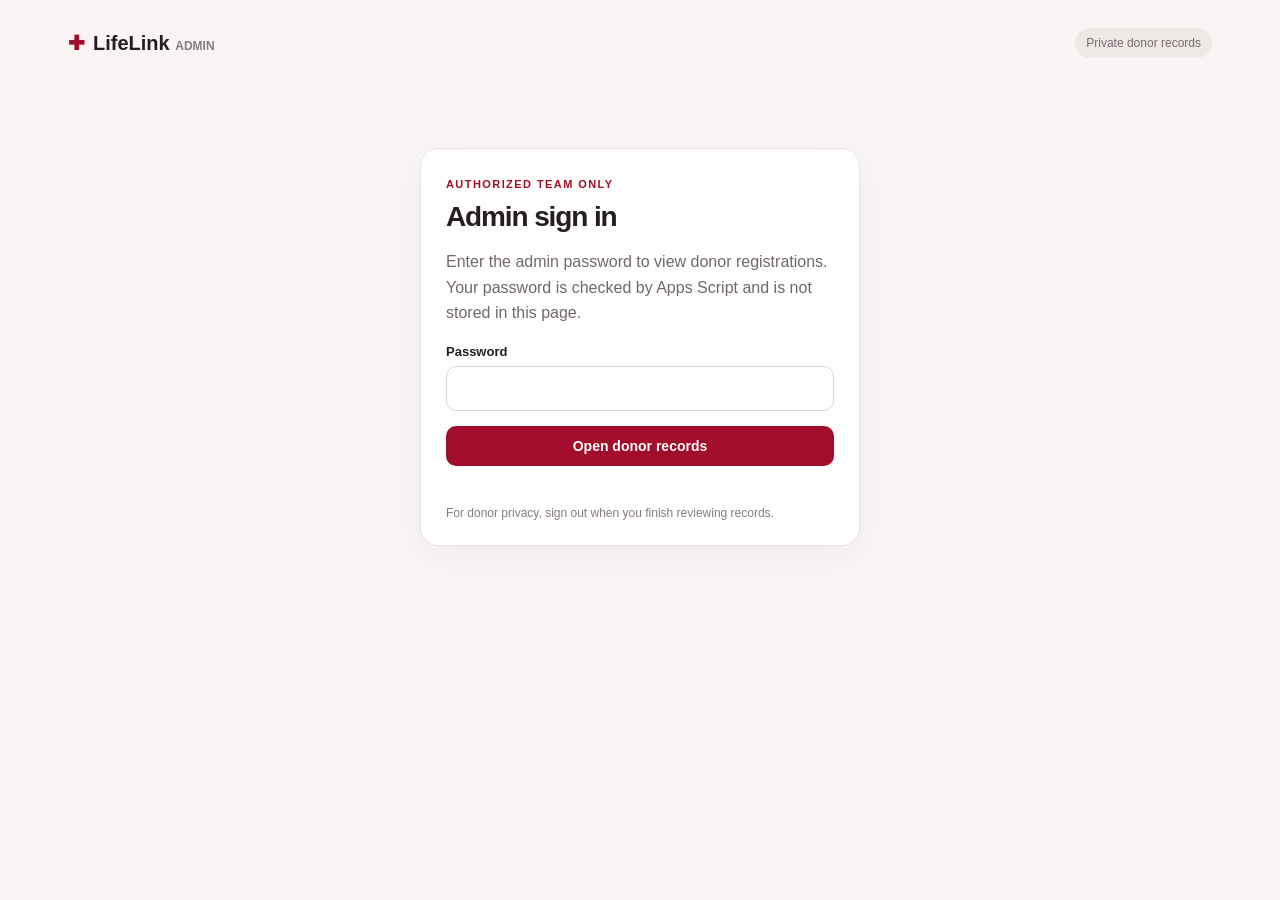
<file: google-apps-script/Admin.html>
<!doctype html>
<html>
<head>
  <base target="_top">
  <meta name="viewport" content="width=device-width, initial-scale=1">
  <title>LifeLink Admin</title>
  <style>
    :root{font-family:Arial,sans-serif;color:#251d20;background:#f8f5f4;--red:#a20d2b;--line:#eadfe1}
    *{box-sizing:border-box}body{margin:0}.shell{max-width:1180px;margin:0 auto;padding:28px 18px 50px}
    header{display:flex;justify-content:space-between;align-items:center;margin-bottom:26px}
    .brand{font-size:20px;font-weight:800}.brand b{color:var(--red);margin-right:8px}
    .badge{font-size:12px;color:#796c70;background:#eee8e7;padding:8px 11px;border-radius:99px}
    .panel{background:#fff;border:1px solid var(--line);border-radius:18px;padding:25px;box-shadow:0 10px 30px #31101a09}
    #loginPanel{max-width:440px;margin:10vh auto}.eyebrow{color:var(--red);font-size:11px;letter-spacing:.13em;font-weight:800;text-transform:uppercase}
    h1{font-size:28px;letter-spacing:-.04em;margin:9px 0}p{color:#71676a;line-height:1.6}
    label{display:block;font-size:13px;font-weight:700;margin:18px 0 7px}input{width:100%;padding:13px;border:1px solid #dcd2d4;border-radius:10px;font-size:15px}
    button{border:0;background:var(--red);color:#fff;border-radius:10px;padding:12px 18px;font-size:14px;font-weight:700;cursor:pointer}
    button:disabled{opacity:.6;cursor:wait}.wide{width:100%;margin-top:15px}.toolbar{display:flex;gap:12px;align-items:center;justify-content:space-between;margin:20px 0}
    .toolbar input{max-width:440px}.actions{display:flex;gap:9px}.secondary{color:#42383b;background:#f1ebea;border:1px solid var(--line)}
    .summary{display:flex;gap:10px;align-items:baseline;font-weight:700}.summary strong{font-size:26px;color:var(--red)}
    .table-wrap{overflow:auto;border:1px solid var(--line);border-radius:12px}
    table{width:100%;border-collapse:collapse;min-width:980px;font-size:13px}
    th{background:#f6f1f0;text-align:left;font-size:11px;text-transform:uppercase;letter-spacing:.06em;color:#665a5d;position:sticky;top:0}
    th,td{padding:12px;border-bottom:1px solid #f0e9e8;vertical-align:top}
    td{max-width:240px;overflow-wrap:anywhere}tbody tr:hover{background:#fffafa}
    .message{font-size:13px;min-height:20px;margin:10px 0}.error{color:#a20d2b}.muted{color:#867b7d;font-size:12px}
    .hidden{display:none!important}
    @media(max-width:650px){.shell{padding:18px 12px 35px}.panel{padding:19px}.toolbar{align-items:stretch;flex-direction:column}.toolbar input{max-width:none}.actions{justify-content:flex-end}header{align-items:flex-start;gap:10px}.badge{font-size:10px}}
  </style>
</head>
<body>
  <div class="shell">
    <header><div class="brand"><b>✚</b>LifeLink <span class="muted">ADMIN</span></div><span class="badge">Private donor records</span></header>
    <section id="loginPanel" class="panel">
      <span class="eyebrow">Authorized team only</span>
      <h1>Admin sign in</h1>
      <p>Enter the admin password to view donor registrations. Your password is checked by Apps Script and is not stored in this page.</p>
      <form id="loginForm">
        <label for="password">Password</label>
        <input id="password" type="password" autocomplete="current-password" required>
        <button class="wide" id="loginButton" type="submit">Open donor records</button>
      </form>
      <div id="loginMessage" class="message" role="status"></div>
      <div class="muted">For donor privacy, sign out when you finish reviewing records.</div>
    </section>
    <section id="dashboard" class="panel hidden">
      <div class="summary"><strong id="recordCount">0</strong><span>donor registrations</span></div>
      <div class="toolbar">
        <input id="search" type="search" placeholder="Search name, phone, area, blood group, or ID" aria-label="Search donor registrations">
        <div class="actions"><button class="secondary" id="refreshButton" type="button">Refresh</button><button class="secondary" id="logoutButton" type="button">Sign out</button></div>
      </div>
      <div id="loadMessage" class="message" role="status"></div>
      <div class="table-wrap"><table>
        <thead><tr><th>Registration ID</th><th>Submitted (UTC)</th><th>Full name</th><th>Phone</th><th>Address / area</th><th>Knows group</th><th>Blood group</th><th>Age</th><th>Consent</th><th>Date of birth</th></tr></thead>
        <tbody id="donorRows"></tbody>
      </table></div>
      <p class="muted">Use donor information only for the stated coordination purpose. Confirm eligibility and appointments with qualified donation-centre staff.</p>
    </section>
  </div>
  <script>
    let sessionToken = "";
    let donorRecords = [];
    const loginPanel = document.getElementById("loginPanel");
    const dashboard = document.getElementById("dashboard");
    const loginMessage = document.getElementById("loginMessage");
    const loadMessage = document.getElementById("loadMessage");

    document.getElementById("loginForm").addEventListener("submit", event => {
      event.preventDefault();
      const button = document.getElementById("loginButton");
      const password = document.getElementById("password").value;
      button.disabled = true;
      loginMessage.textContent = "Checking password…";
      loginMessage.className = "message";
      google.script.run
        .withSuccessHandler(result => {
          button.disabled = false;
          document.getElementById("password").value = "";
          if (!result || !result.ok) {
            loginMessage.textContent = result?.message || "Could not sign in.";
            loginMessage.className = "message error";
            return;
          }
          sessionToken = result.token;
          loginPanel.classList.add("hidden");
          dashboard.classList.remove("hidden");
          loadRecords();
        })
        .withFailureHandler(() => {
          button.disabled = false;
          loginMessage.textContent = "Could not contact the admin service. Try again.";
          loginMessage.className = "message error";
        })
        .adminLogin(password);
    });

    function loadRecords() {
      loadMessage.textContent = "Loading donor records…";
      loadMessage.className = "message";
      google.script.run
        .withSuccessHandler(result => {
          if (!result || !result.ok) {
            loadMessage.textContent = result?.message || "Could not load records. Sign in again.";
            loadMessage.className = "message error";
            if (result?.reauth) signOut();
            return;
          }
          donorRecords = result.rows || [];
          document.getElementById("recordCount").textContent = donorRecords.length;
          loadMessage.textContent = donorRecords.length ? "" : "No donor registrations yet.";
          renderRows();
        })
        .withFailureHandler(() => {
          loadMessage.textContent = "Could not load records. Try refreshing.";
          loadMessage.className = "message error";
        })
        .getDonorRegistrations(sessionToken);
    }

    function renderRows() {
      const query = document.getElementById("search").value.trim().toLowerCase();
      const body = document.getElementById("donorRows");
      body.replaceChildren();
      const matches = donorRecords.filter(row => row.join(" ").toLowerCase().includes(query));
      for (const row of matches) {
        const tr = document.createElement("tr");
        for (const value of row) {
          const td = document.createElement("td");
          td.textContent = value == null ? "" : String(value);
          tr.appendChild(td);
        }
        body.appendChild(tr);
      }
      if (!matches.length && donorRecords.length) {
        const tr = document.createElement("tr");
        const td = document.createElement("td");
        td.colSpan = 10;
        td.textContent = "No matching donor records.";
        tr.appendChild(td);
        body.appendChild(tr);
      }
    }

    function signOut() {
      sessionToken = "";
      donorRecords = [];
      dashboard.classList.add("hidden");
      loginPanel.classList.remove("hidden");
      document.getElementById("recordCount").textContent = "0";
      document.getElementById("password").value = "";
      document.getElementById("donorRows").replaceChildren();
      loginMessage.textContent = "You have signed out.";
      loginMessage.className = "message";
    }

    document.getElementById("search").addEventListener("input", renderRows);
    document.getElementById("refreshButton").addEventListener("click", loadRecords);
    document.getElementById("logoutButton").addEventListener("click", signOut);
  </script>
</body>
</html>
</file>
